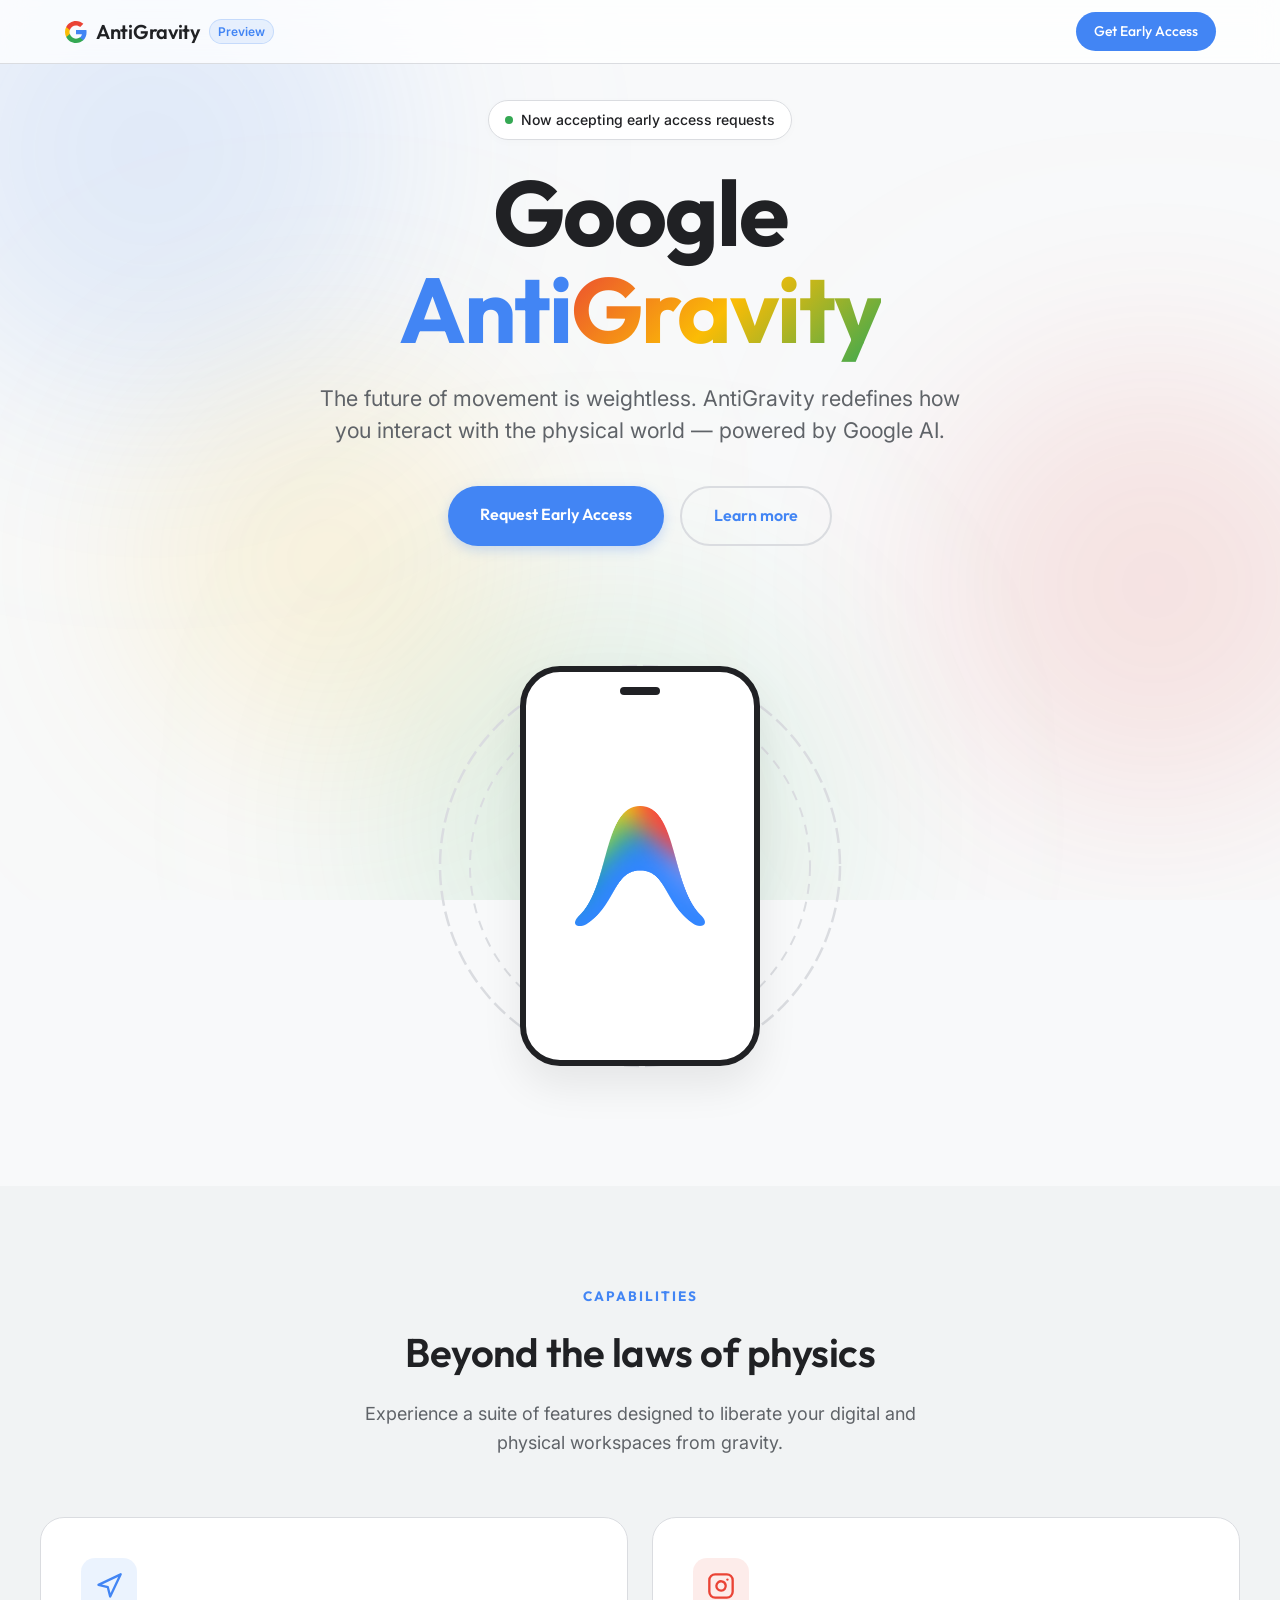
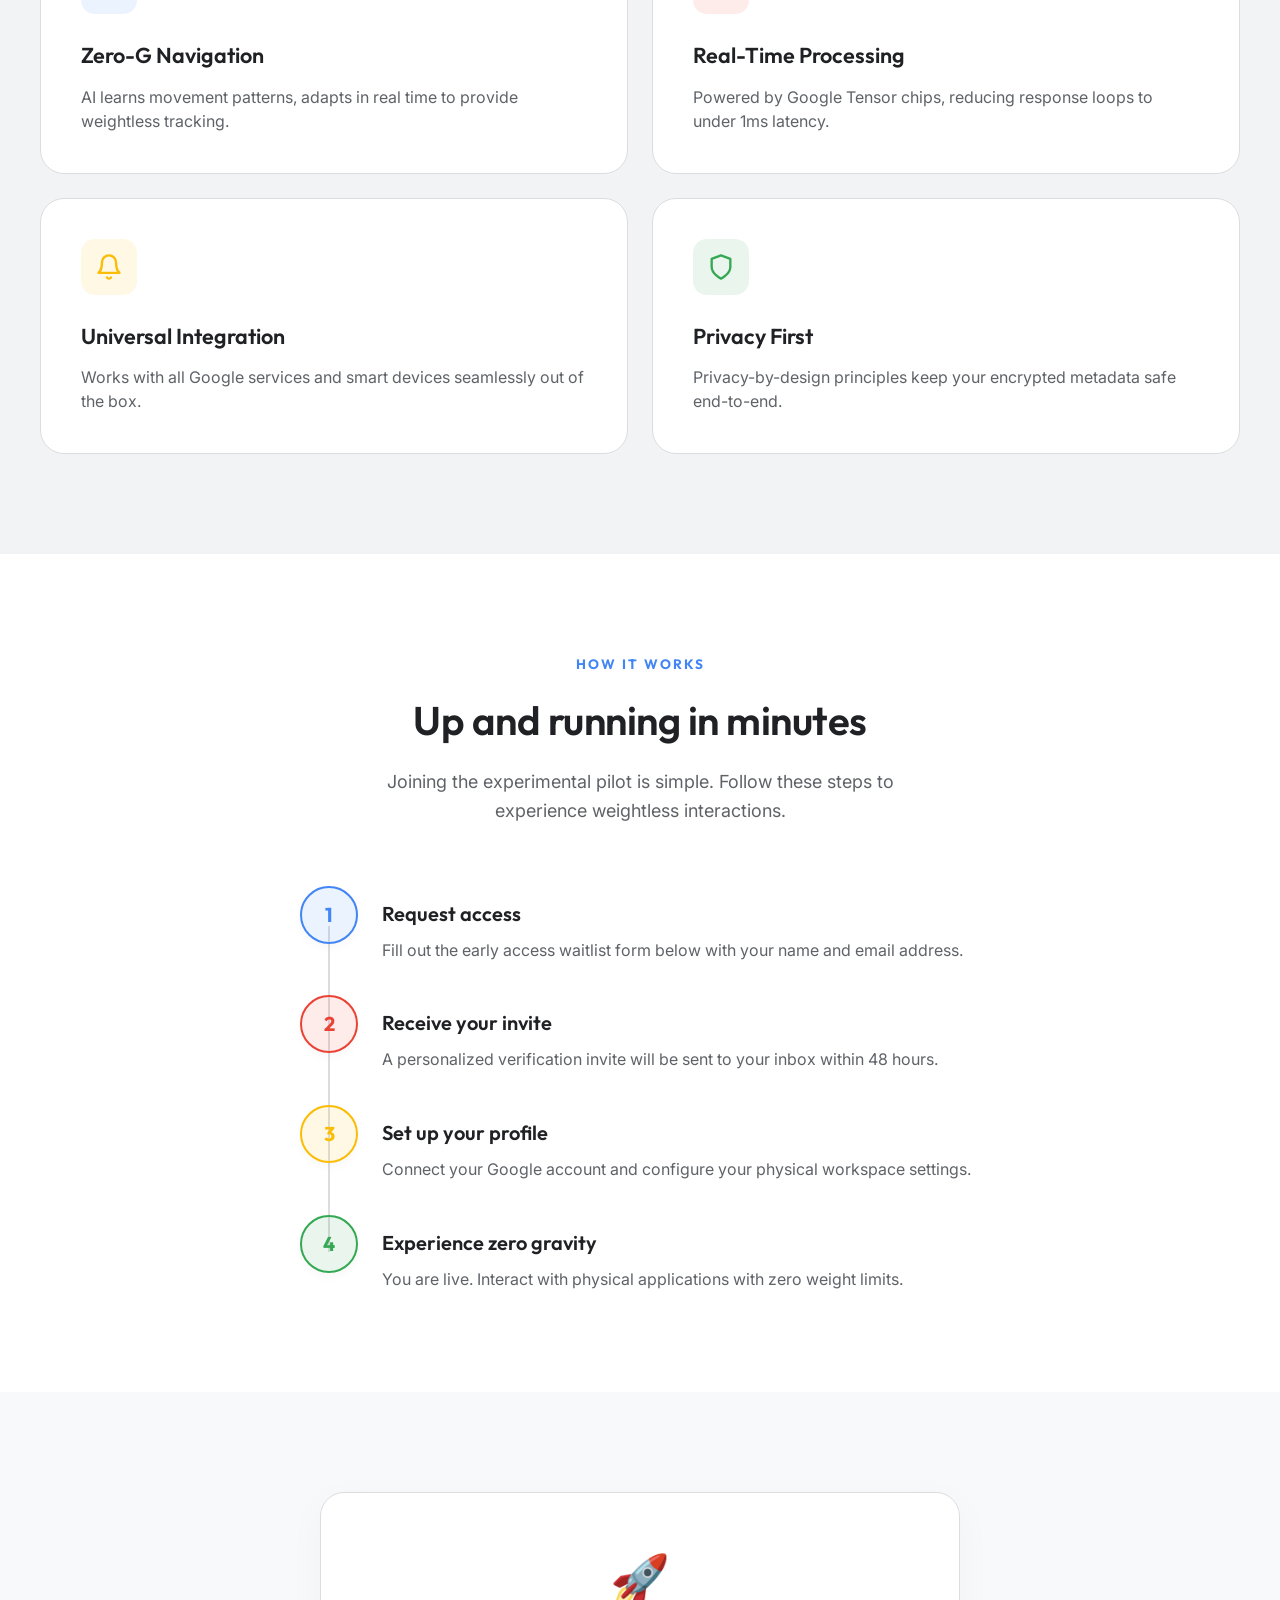
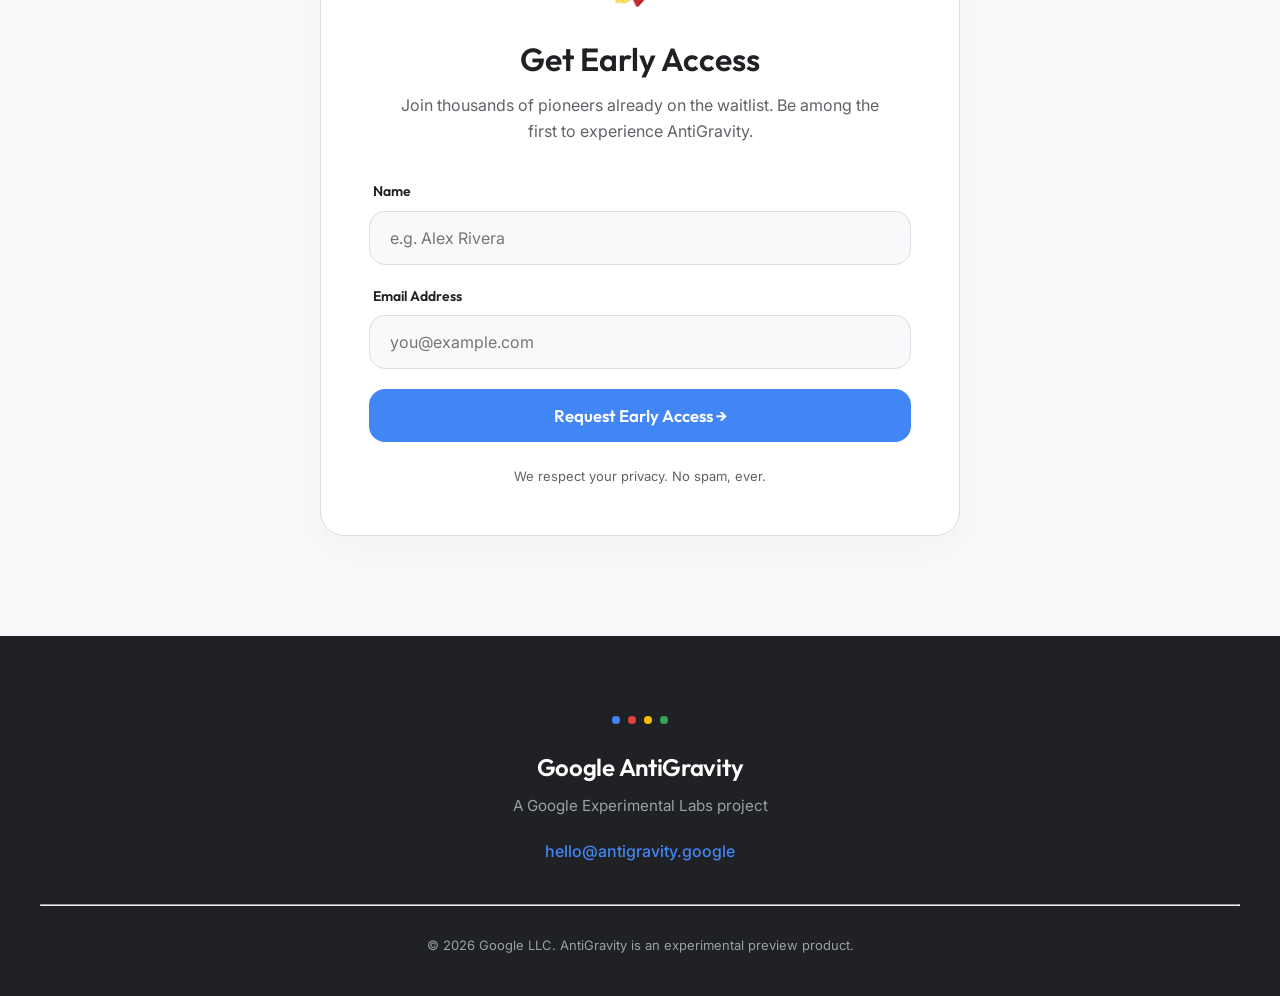
<file: index.html>
<!DOCTYPE html>
<html lang="en">
<head>
  <meta charset="UTF-8">
  <meta name="viewport" content="width=device-width, initial-scale=1.0">
  <title>Google AntiGravity — The future of movement is weightless</title>
  <meta name="description" content="Collect early access requests for Google AntiGravity, a fictional experimental zero-gravity product powered by Google AI.">
  
  <!-- Google Fonts -->
  <link rel="preconnect" href="https://fonts.googleapis.com">
  <link rel="preconnect" href="https://fonts.gstatic.com" crossorigin>
  <link href="https://fonts.googleapis.com/css2?family=Inter:wght@400;500;600&family=Outfit:wght@500;600;700&display=swap" rel="stylesheet">
  
  <!-- CSS Stylesheet -->
  <link rel="stylesheet" href="styles.css">
</head>
<body>

  <!-- Navigation Bar -->
  <nav class="navbar" id="navbar">
    <div class="nav-container">
      <a href="#" class="nav-logo-group" id="nav-logo-link">
        <!-- Colored Google 'G' SVG Logo -->
        <svg viewBox="0 0 24 24" class="nav-logo-svg" aria-hidden="true">
          <path fill="#4285F4" d="M22.56 12.25c0-.78-.07-1.53-.2-2.25H12v4.26h5.92c-.26 1.37-1.04 2.53-2.21 3.31v2.77h3.57c2.08-1.92 3.28-4.74 3.28-8.09z"/>
          <path fill="#34A853" d="M12 23c2.97 0 5.46-.98 7.28-2.66l-3.57-2.77c-.98.66-2.23 1.06-3.71 1.06-2.86 0-5.29-1.93-6.16-4.53H2.18v2.84C3.99 20.53 7.7 23 12 23z"/>
          <path fill="#FBBC05" d="M5.84 14.09c-.22-.66-.35-1.36-.35-2.09s.13-1.43.35-2.09V7.06H2.18C1.43 8.55 1 10.22 1 12s.43 3.45 1.18 4.94l2.85-2.22.81-.63z"/>
          <path fill="#EA4335" d="M12 5.38c1.62 0 3.06.56 4.21 1.64l3.15-3.15C17.45 2.09 14.97 1 12 1 7.7 1 3.99 3.47 2.18 7.06l3.66 2.84c.87-2.6 3.3-4.52 6.16-4.52z"/>
        </svg>
        <span class="nav-title">AntiGravity</span>
        <span class="nav-badge">Preview</span>
      </a>
      <a href="#signup" class="btn-nav" id="nav-cta-btn">Get Early Access</a>
    </div>
  </nav>

  <!-- Hero Section -->
  <header class="hero" id="hero">
    <!-- Animated Orbs -->
    <div class="orb-container">
      <div class="orb orb-blue"></div>
      <div class="orb orb-red"></div>
      <div class="orb orb-yellow"></div>
      <div class="orb orb-green"></div>
    </div>
    
    <!-- Floating Particles Container -->
    <div class="particle-container" id="particles"></div>

    <div class="container hero-content">
      <!-- Live Status Pill -->
      <div class="hero-badge hero-fade-in delay-1" id="live-status-badge">
        <div class="live-dot-wrapper">
          <div class="live-dot"></div>
        </div>
        <span>Now accepting early access requests</span>
      </div>

      <!-- Main Headline -->
      <h1 class="hero-headline hero-fade-in delay-2" id="hero-headline">
        <span class="headline-brand">Google</span>
        <span class="headline-product"><span class="text-blue">Anti</span><span class="text-gradient">Gravity</span></span>
      </h1>

      <!-- Subtitle -->
      <p class="hero-subtitle hero-fade-in delay-3" id="hero-subtitle">
        The future of movement is weightless. AntiGravity redefines how you interact with the physical world — powered by Google AI.
      </p>

      <!-- CTA Buttons -->
      <div class="hero-ctas hero-fade-in delay-4" id="hero-ctas-container">
        <a href="#signup" class="btn-primary" id="hero-primary-cta">Request Early Access</a>
        <a href="#capabilities" class="btn-secondary" id="hero-secondary-cta">Learn more</a>
      </div>

      <!-- Device Mockup & Rotation Orbit Rings -->
      <div class="hero-mockup-wrapper hero-fade-in delay-4" id="hero-mockup-section">
        <!-- SVG Dual Rotating Orbit Rings -->
        <svg class="orbit-svg" viewBox="0 0 440 440" aria-hidden="true">
          <circle class="ring-clockwise" cx="220" cy="220" r="170" stroke="#DADCE0" stroke-width="2" stroke-dasharray="10 8" fill="none" />
          <circle class="ring-counter" cx="220" cy="220" r="200" stroke="#DADCE0" stroke-width="2.5" stroke-dasharray="15 6" fill="none" />
        </svg>

        <!-- Floating Phone Frame -->
        <div class="device-outline" id="device-mockup">
          <div class="device-camera"></div>
          <!-- Floating anti-gravity logo visual -->
          <img src="logo.png" alt="Google AntiGravity Logo" class="floating-visual" id="levitating-element">
        </div>
      </div>
    </div>
  </header>

  <!-- Capabilities (Features) Section -->
  <section class="features-section" id="capabilities">
    <div class="container">
      <p class="section-label" id="capabilities-label">Capabilities</p>
      <h2 class="section-title" id="capabilities-title">Beyond the laws of physics</h2>
      <p class="section-subtitle" id="capabilities-subtitle">
        Experience a suite of features designed to liberate your digital and physical workspaces from gravity.
      </p>

      <!-- 2x2 Grid -->
      <div class="capabilities-grid reveal-stagger" id="capabilities-grid">
        
        <!-- Card 1 -->
        <div class="feature-card" id="card-zerog">
          <div class="feature-icon-wrapper icon-blue">
            <svg viewBox="0 0 24 24" fill="none" stroke="currentColor" stroke-width="2" stroke-linecap="round" stroke-linejoin="round">
              <polygon points="3 11 22 2 13 21 11 13 3 11"></polygon>
            </svg>
          </div>
          <h3 class="feature-title">Zero-G Navigation</h3>
          <p class="feature-desc">AI learns movement patterns, adapts in real time to provide weightless tracking.</p>
        </div>

        <!-- Card 2 -->
        <div class="feature-card" id="card-realtime">
          <div class="feature-icon-wrapper icon-red">
            <svg viewBox="0 0 24 24" fill="none" stroke="currentColor" stroke-width="2" stroke-linecap="round" stroke-linejoin="round">
              <rect x="2" y="2" width="20" height="20" rx="5" ry="5"></rect>
              <path d="M16 11.37A4 4 0 1 1 12.63 8 4 4 0 0 1 16 11.37z"></path>
              <line x1="17.5" y1="6.5" x2="17.51" y2="6.5"></line>
            </svg>
          </div>
          <h3 class="feature-title">Real-Time Processing</h3>
          <p class="feature-desc">Powered by Google Tensor chips, reducing response loops to under 1ms latency.</p>
        </div>

        <!-- Card 3 -->
        <div class="feature-card" id="card-integration">
          <div class="feature-icon-wrapper icon-yellow">
            <svg viewBox="0 0 24 24" fill="none" stroke="currentColor" stroke-width="2" stroke-linecap="round" stroke-linejoin="round">
              <path d="M18 8A6 6 0 0 0 6 8c0 7-3 9-3 9h18s-3-2-3-9"></path>
              <path d="M13.73 21a2 2 0 0 1-3.46 0"></path>
            </svg>
          </div>
          <h3 class="feature-title">Universal Integration</h3>
          <p class="feature-desc">Works with all Google services and smart devices seamlessly out of the box.</p>
        </div>

        <!-- Card 4 -->
        <div class="feature-card" id="card-privacy">
          <div class="feature-icon-wrapper icon-green">
            <svg viewBox="0 0 24 24" fill="none" stroke="currentColor" stroke-width="2" stroke-linecap="round" stroke-linejoin="round">
              <path d="M12 22s8-4 8-10V5l-8-3-8 3v7c0 6 8 10 8 10z"></path>
            </svg>
          </div>
          <h3 class="feature-title">Privacy First</h3>
          <p class="feature-desc">Privacy-by-design principles keep your encrypted metadata safe end-to-end.</p>
        </div>

      </div>
    </div>
  </section>

  <!-- How It Works Section -->
  <section class="how-it-works-section" id="how-it-works">
    <div class="container">
      <p class="section-label" id="how-it-works-label">How it works</p>
      <h2 class="section-title" id="how-it-works-title">Up and running in minutes</h2>
      <p class="section-subtitle" id="how-it-works-subtitle">
        Joining the experimental pilot is simple. Follow these steps to experience weightless interactions.
      </p>

      <div class="steps-list reveal" id="steps-list-container">
        
        <!-- Step 1 -->
        <div class="step-item" id="step-1">
          <div class="step-num-circle step-num-blue">1</div>
          <div class="step-content">
            <h3 class="step-title">Request access</h3>
            <p class="step-desc">Fill out the early access waitlist form below with your name and email address.</p>
          </div>
        </div>

        <!-- Step 2 -->
        <div class="step-item" id="step-2">
          <div class="step-num-circle step-num-red">2</div>
          <div class="step-content">
            <h3 class="step-title">Receive your invite</h3>
            <p class="step-desc">A personalized verification invite will be sent to your inbox within 48 hours.</p>
          </div>
        </div>

        <!-- Step 3 -->
        <div class="step-item" id="step-3">
          <div class="step-num-circle step-num-yellow">3</div>
          <div class="step-content">
            <h3 class="step-title">Set up your profile</h3>
            <p class="step-desc">Connect your Google account and configure your physical workspace settings.</p>
          </div>
        </div>

        <!-- Step 4 -->
        <div class="step-item" id="step-4">
          <div class="step-num-circle step-num-green">4</div>
          <div class="step-content">
            <h3 class="step-title">Experience zero gravity</h3>
            <p class="step-desc">You are live. Interact with physical applications with zero weight limits.</p>
          </div>
        </div>

      </div>
    </div>
  </section>

  <!-- Early Access Sign-Up Form Section -->
  <section class="signup-section" id="signup">
    <div class="container">
      <div class="signup-card reveal" id="signup-card-container">
        
        <!-- Main Form Content -->
        <div id="form-inputs-container">
          <span class="form-rocket" id="form-rocket-emoji">🚀</span>
          <h2 class="signup-title" id="form-card-title">Get Early Access</h2>
          <p class="signup-subtitle" id="form-card-subtitle">
            Join thousands of pioneers already on the waitlist. Be among the first to experience AntiGravity.
          </p>

          <form id="signup-form" novalidate>
            <!-- Name field -->
            <div class="form-group">
              <label for="name" class="form-label">Name</label>
              <input 
                type="text" 
                id="name" 
                class="form-input" 
                placeholder="e.g. Alex Rivera" 
                required
                aria-required="true"
              >
            </div>

            <!-- Email field -->
            <div class="form-group">
              <label for="email" class="form-label">Email Address</label>
              <input 
                type="email" 
                id="email" 
                class="form-input" 
                placeholder="you@example.com" 
                required
                aria-required="true"
              >
            </div>

            <!-- Submit button -->
            <button type="submit" class="btn-submit" id="form-submit-btn">
              Request Early Access &rarr;
            </button>
          </form>

          <!-- Privacy Note -->
          <p class="form-privacy" id="form-privacy-note">
              We respect your privacy. No spam, ever.
          </p>
        </div>

        <!-- Success State Block (Initially Hidden) -->
        <div class="success-container" id="success-state" aria-live="polite">
          <div class="success-icon-wrapper">
            <svg viewBox="0 0 24 24" fill="none" stroke="currentColor" stroke-width="3" stroke-linecap="round" stroke-linejoin="round">
              <polyline points="20 6 9 17 4 12"></polyline>
            </svg>
          </div>
          <h2 class="success-title">You're on the list!</h2>
          <p class="success-desc">
            We'll reach out to <strong id="success-email-placeholder">your email</strong> soon. Get ready! 🚀
          </p>
        </div>

      </div>
    </div>
  </section>

  <!-- Footer -->
  <footer class="footer" id="footer-section">
    <div class="footer-content">
      <!-- 4 colored Google dots -->
      <div class="footer-dots" aria-hidden="true">
        <div class="dot dot-blue"></div>
        <div class="dot dot-red"></div>
        <div class="dot dot-yellow"></div>
        <div class="dot dot-green"></div>
      </div>

      <h2 class="footer-title">Google AntiGravity</h2>
      <p class="footer-tagline">A Google Experimental Labs project</p>
      
      <!-- Contact email -->
      <a href="mailto:hello@antigravity.google" class="footer-email" id="footer-contact-link">
        hello@antigravity.google
      </a>

      <hr class="footer-divider" aria-hidden="true">

      <p class="footer-copyright" id="footer-copyright-text">
        &copy; 2026 Google LLC. AntiGravity is an experimental preview product.
      </p>
    </div>
  </footer>

  <!-- JS Logic -->
  <script src="app.js"></script>
</body>
</html>
</file>
<file: styles.css>
/* Google AntiGravity - Premium Styles */

:root {
  --google-blue: #4285F4;
  --google-blue-rgb: 66, 133, 244;
  --google-red: #EA4335;
  --google-red-rgb: 234, 67, 53;
  --google-yellow: #FBBC05;
  --google-yellow-rgb: 251, 188, 5;
  --google-green: #34A853;
  --google-green-rgb: 52, 168, 83;
  
  --bg-primary: #F8F9FA;
  --bg-secondary: #FFFFFF;
  --text-primary: #202124;
  --text-muted: #5F6368;
  --border-color: #DADCE0;
  
  --font-family-body: 'Inter', sans-serif;
  --font-family-title: 'Outfit', sans-serif;
  
  --transition-smooth: all 0.4s cubic-bezier(0.16, 1, 0.3, 1);
  --border-radius-lg: 24px;
  --border-radius-md: 16px;
  --border-radius-sm: 10px;
  --max-width-content: 1200px;
}

/* Reset and Global Styles */
* {
  box-sizing: border-box;
  margin: 0;
  padding: 0;
}

html {
  scroll-behavior: smooth;
  font-size: 16px;
}

body {
  font-family: var(--font-family-body);
  background-color: var(--bg-primary);
  color: var(--text-primary);
  line-height: 1.6;
  overflow-x: hidden;
  -webkit-font-smoothing: antialiased;
}

a {
  text-decoration: none;
  color: inherit;
}

button, input {
  font-family: inherit;
  border: none;
  outline: none;
}

/* Scroll reveal utility */
.reveal {
  opacity: 0;
  transform: translateY(40px);
  transition: opacity 1s cubic-bezier(0.16, 1, 0.3, 1), transform 1s cubic-bezier(0.16, 1, 0.3, 1);
}

.reveal.visible {
  opacity: 1;
  transform: translateY(0);
}

/* Section Common Layout */
section {
  padding: 100px 24px;
  position: relative;
}

.container {
  max-width: var(--max-width-content);
  margin: 0 auto;
  position: relative;
  z-index: 10;
}

.section-label {
  font-family: var(--font-family-title);
  color: var(--google-blue);
  font-size: 0.85rem;
  font-weight: 700;
  text-transform: uppercase;
  letter-spacing: 2px;
  margin-bottom: 12px;
  text-align: center;
}

.section-title {
  font-family: var(--font-family-title);
  font-size: 2.5rem;
  font-weight: 600;
  text-align: center;
  color: var(--text-primary);
  margin-bottom: 16px;
  letter-spacing: -0.5px;
}

@media (max-width: 768px) {
  .section-title {
    font-size: 2rem;
  }
  section {
    padding: 60px 16px;
  }
}

.section-subtitle {
  text-align: center;
  color: var(--text-muted);
  max-width: 600px;
  margin: 0 auto 60px auto;
  font-size: 1.125rem;
}

/* Navigation Styles */
.navbar {
  position: fixed;
  top: 0;
  left: 0;
  right: 0;
  height: 64px;
  background-color: rgba(255, 255, 255, 0.75);
  backdrop-filter: blur(12px);
  -webkit-backdrop-filter: blur(12px);
  border-bottom: 1px solid var(--border-color);
  z-index: 1000;
  transition: var(--transition-smooth);
}

.nav-container {
  max-width: var(--max-width-content);
  margin: 0 auto;
  height: 100%;
  display: flex;
  justify-content: space-between;
  align-items: center;
  padding: 0 24px;
}

.nav-logo-group {
  display: flex;
  align-items: center;
  gap: 8px;
}

.nav-logo-svg {
  width: 24px;
  height: 24px;
}

.nav-title {
  font-family: var(--font-family-title);
  font-weight: 600;
  font-size: 1.25rem;
  letter-spacing: -0.3px;
  color: var(--text-primary);
}

.nav-badge {
  background-color: rgba(66, 133, 244, 0.1);
  color: var(--google-blue);
  font-size: 0.75rem;
  font-weight: 600;
  padding: 2px 8px;
  border-radius: 20px;
  border: 1px solid rgba(66, 133, 244, 0.2);
}

.btn-nav {
  background-color: var(--google-blue);
  color: #FFFFFF;
  font-family: var(--font-family-title);
  font-weight: 500;
  font-size: 0.875rem;
  padding: 8px 18px;
  border-radius: 20px;
  cursor: pointer;
  transition: var(--transition-smooth);
}

.btn-nav:hover {
  background-color: #3367D6;
  box-shadow: 0 2px 6px rgba(66, 133, 244, 0.3);
}

/* Background elements */
.orb-container {
  position: absolute;
  top: 0;
  left: 0;
  right: 0;
  bottom: 0;
  overflow: hidden;
  z-index: 1;
  pointer-events: none;
}

.orb {
  position: absolute;
  border-radius: 50%;
  filter: blur(100px);
  opacity: 0.12;
  mix-blend-mode: multiply;
  transition: transform 10s ease-in-out;
}

.orb-blue {
  width: 500px;
  height: 500px;
  background-color: var(--google-blue);
  top: -100px;
  left: -100px;
  animation: float-orb-1 30s infinite ease-in-out;
}

.orb-red {
  width: 450px;
  height: 450px;
  background-color: var(--google-red);
  bottom: 10%;
  right: -100px;
  animation: float-orb-2 35s infinite ease-in-out;
}

.orb-yellow {
  width: 400px;
  height: 400px;
  background-color: var(--google-yellow);
  top: 40%;
  left: 10%;
  animation: float-orb-3 40s infinite ease-in-out;
}

.orb-green {
  width: 450px;
  height: 450px;
  background-color: var(--google-green);
  bottom: -150px;
  left: 30%;
  animation: float-orb-4 32s infinite ease-in-out;
}

@keyframes float-orb-1 {
  0%, 100% { transform: translate(0, 0) scale(1); }
  50% { transform: translate(80px, 60px) scale(1.1); }
}
@keyframes float-orb-2 {
  0%, 100% { transform: translate(0, 0) scale(1.1); }
  50% { transform: translate(-80px, -50px) scale(0.9); }
}
@keyframes float-orb-3 {
  0%, 100% { transform: translate(0, 0) scale(0.9); }
  50% { transform: translate(50px, -70px) scale(1.15); }
}
@keyframes float-orb-4 {
  0%, 100% { transform: translate(0, 0) scale(1.05); }
  50% { transform: translate(-60px, 80px) scale(0.95); }
}

/* Particle Container */
.particle-container {
  position: absolute;
  top: 0;
  left: 0;
  width: 100%;
  height: 100%;
  z-index: 2;
  overflow: hidden;
  pointer-events: none;
}

.particle {
  position: absolute;
  border-radius: 50%;
  background-color: rgba(66, 133, 244, 0.15);
  bottom: -20px;
  pointer-events: none;
  animation: rise 12s infinite linear;
}

@keyframes rise {
  0% {
    transform: translateY(0) scale(0) rotate(0deg);
    opacity: 0;
  }
  15% {
    opacity: 0.85;
  }
  90% {
    opacity: 0.85;
  }
  100% {
    transform: translateY(-110vh) scale(1.2) rotate(360deg);
    opacity: 0;
  }
}

/* Hero Section */
.hero {
  min-height: 100vh;
  display: flex;
  align-items: center;
  justify-content: center;
  padding: 100px 24px 80px 24px;
  background-color: var(--bg-primary);
}

.hero-content {
  text-align: center;
  display: flex;
  flex-direction: column;
  align-items: center;
  max-width: 900px;
}

/* Badge Live Status */
.hero-badge {
  background-color: #FFFFFF;
  border: 1px solid var(--border-color);
  padding: 8px 16px;
  border-radius: 30px;
  display: flex;
  align-items: center;
  gap: 8px;
  font-size: 0.875rem;
  font-weight: 500;
  color: var(--text-primary);
  margin-bottom: 24px;
  box-shadow: 0 2px 10px rgba(0, 0, 0, 0.02);
}

.live-dot-wrapper {
  display: flex;
  align-items: center;
  justify-content: center;
}

.live-dot {
  width: 8px;
  height: 8px;
  background-color: var(--google-green);
  border-radius: 50%;
  position: relative;
}

.live-dot::after {
  content: '';
  position: absolute;
  top: -4px;
  left: -4px;
  right: -4px;
  bottom: -4px;
  border-radius: 50%;
  border: 4px solid var(--google-green);
  opacity: 0;
  animation: pulse-ring 2s cubic-bezier(0.215, 0.610, 0.355, 1) infinite;
}

@keyframes pulse-ring {
  0% { transform: scale(0.5); opacity: 0; }
  50% { opacity: 0.5; }
  100% { transform: scale(1.8); opacity: 0; }
}

/* Headline */
.hero-headline {
  font-family: var(--font-family-title);
  font-weight: 700;
  font-size: 5.75rem;
  line-height: 1.05;
  letter-spacing: -2px;
  color: var(--text-primary);
  margin-bottom: 24px;
}

.headline-brand {
  color: var(--text-primary);
  display: block;
}

.headline-product {
  display: block;
}

.text-blue {
  color: var(--google-blue);
}

.text-gradient {
  background: linear-gradient(135deg, var(--google-red) 0%, var(--google-yellow) 50%, var(--google-green) 100%);
  -webkit-background-clip: text;
  -webkit-text-fill-color: transparent;
}

.hero-subtitle {
  font-size: 1.35rem;
  color: var(--text-muted);
  max-width: 650px;
  line-height: 1.5;
  margin-bottom: 40px;
}

/* Hero CTA Buttons */
.hero-ctas {
  display: flex;
  gap: 16px;
  margin-bottom: 60px;
}

.btn-primary {
  background-color: var(--google-blue);
  color: #FFFFFF;
  font-family: var(--font-family-title);
  font-size: 1rem;
  font-weight: 600;
  padding: 16px 32px;
  border-radius: 30px;
  cursor: pointer;
  box-shadow: 0 4px 12px rgba(66, 133, 244, 0.25);
  transition: var(--transition-smooth);
}

.btn-primary:hover {
  background-color: #3367D6;
  transform: translateY(-2px);
  box-shadow: 0 6px 20px rgba(66, 133, 244, 0.35);
}

.btn-secondary {
  background-color: transparent;
  color: var(--google-blue);
  font-family: var(--font-family-title);
  font-size: 1rem;
  font-weight: 600;
  padding: 15px 32px;
  border-radius: 30px;
  border: 2px solid var(--border-color);
  cursor: pointer;
  transition: var(--transition-smooth);
}

.btn-secondary:hover {
  border-color: var(--google-blue);
  background-color: rgba(66, 133, 244, 0.04);
  transform: translateY(-2px);
}

/* Device visual container */
.hero-mockup-wrapper {
  position: relative;
  width: 320px;
  height: 480px;
  display: flex;
  justify-content: center;
  align-items: center;
  margin-top: 20px;
}

.device-outline {
  width: 240px;
  height: 400px;
  border: 6px solid #202124;
  border-radius: 40px;
  background-color: var(--bg-secondary);
  position: relative;
  box-shadow: 0 20px 40px rgba(0, 0, 0, 0.08);
  display: flex;
  justify-content: center;
  align-items: center;
  z-index: 5;
}

.device-camera {
  position: absolute;
  top: 15px;
  width: 40px;
  height: 8px;
  background-color: #202124;
  border-radius: 10px;
}

/* Central floating visual */
.floating-visual {
  font-size: 5rem;
  display: flex;
  justify-content: center;
  align-items: center;
  animation: bob 4s ease-in-out infinite;
  z-index: 6;
  width: 130px;
  height: 130px;
  object-fit: contain;
}

@keyframes bob {
  0%, 100% {
    transform: translateY(0) scale(1);
    filter: drop-shadow(0 15px 10px rgba(0,0,0,0.06));
  }
  50% {
    transform: translateY(-20px) scale(1.05);
    filter: drop-shadow(0 35px 15px rgba(0,0,0,0.12));
  }
}

/* SVG Orbit Rings */
.orbit-svg {
  position: absolute;
  width: 440px;
  height: 440px;
  pointer-events: none;
  z-index: 3;
}

.ring-clockwise {
  animation: spin-clockwise 25s linear infinite;
  transform-origin: center;
}

.ring-counter {
  animation: spin-counter 30s linear infinite;
  transform-origin: center;
}

@keyframes spin-clockwise {
  from { transform: rotate(0deg); }
  to { transform: rotate(360deg); }
}

@keyframes spin-counter {
  from { transform: rotate(0deg); }
  to { transform: rotate(360deg); }
}

/* Hero animations on load */
.hero-fade-in {
  opacity: 0;
  transform: translateY(24px);
  animation: hero-fade 1.2s cubic-bezier(0.16, 1, 0.3, 1) forwards;
}

.delay-1 { animation-delay: 0.1s; }
.delay-2 { animation-delay: 0.25s; }
.delay-3 { animation-delay: 0.4s; }
.delay-4 { animation-delay: 0.6s; }

@keyframes hero-fade {
  to {
    opacity: 1;
    transform: translateY(0);
  }
}

/* Responsive Font Sizes */
@media (max-width: 992px) {
  .hero-headline {
    font-size: 4.5rem;
  }
}

@media (max-width: 768px) {
  .hero-headline {
    font-size: 3rem;
    letter-spacing: -1px;
  }
  .hero-subtitle {
    font-size: 1.1rem;
  }
  .hero-ctas {
    flex-direction: column;
    width: 100%;
    max-width: 320px;
    gap: 12px;
  }
  .btn-primary, .btn-secondary {
    width: 100%;
    text-align: center;
  }
  .hero-mockup-wrapper {
    width: 280px;
    height: 380px;
  }
  .device-outline {
    width: 190px;
    height: 310px;
    border-width: 5px;
    border-radius: 30px;
  }
  .orbit-svg {
    width: 340px;
    height: 340px;
  }
  .floating-visual {
    font-size: 4rem;
    width: 100px;
    height: 100px;
  }
}

/* Capabilities Section */
.features-section {
  background-color: #F1F3F4;
}

.capabilities-grid {
  display: grid;
  grid-template-columns: repeat(2, 1fr);
  gap: 24px;
}

.feature-card {
  background-color: var(--bg-secondary);
  border: 1px solid var(--border-color);
  border-radius: var(--border-radius-lg);
  padding: 40px;
  transition: var(--transition-smooth);
  display: flex;
  flex-direction: column;
  align-items: flex-start;
  text-align: left;
}

.feature-card:hover {
  transform: translateY(-8px);
  box-shadow: 0 12px 30px rgba(0, 0, 0, 0.06);
  border-color: rgba(66, 133, 244, 0.3);
}

.feature-icon-wrapper {
  width: 56px;
  height: 56px;
  border-radius: 14px;
  display: flex;
  align-items: center;
  justify-content: center;
  margin-bottom: 24px;
}

.feature-icon-wrapper svg {
  width: 28px;
  height: 28px;
}

.icon-blue {
  background-color: rgba(66, 133, 244, 0.1);
  color: var(--google-blue);
}

.icon-red {
  background-color: rgba(234, 67, 53, 0.1);
  color: var(--google-red);
}

.icon-yellow {
  background-color: rgba(251, 188, 5, 0.1);
  color: var(--google-yellow);
}

.icon-green {
  background-color: rgba(52, 168, 83, 0.1);
  color: var(--google-green);
}

.feature-title {
  font-family: var(--font-family-title);
  font-size: 1.35rem;
  font-weight: 600;
  margin-bottom: 12px;
  color: var(--text-primary);
}

.feature-desc {
  color: var(--text-muted);
  font-size: 1rem;
  line-height: 1.5;
}

/* Stagger reveals */
.reveal-stagger > * {
  opacity: 0;
  transform: translateY(30px);
  transition: opacity 0.8s cubic-bezier(0.16, 1, 0.3, 1), transform 0.8s cubic-bezier(0.16, 1, 0.3, 1);
}

.reveal-stagger.visible > *:nth-child(1) { transition-delay: 0.1s; }
.reveal-stagger.visible > *:nth-child(2) { transition-delay: 0.25s; }
.reveal-stagger.visible > *:nth-child(3) { transition-delay: 0.4s; }
.reveal-stagger.visible > *:nth-child(4) { transition-delay: 0.55s; }

.reveal-stagger.visible > * {
  opacity: 1;
  transform: translateY(0);
}

@media (max-width: 768px) {
  .capabilities-grid {
    grid-template-columns: 1fr;
    gap: 16px;
  }
  .feature-card {
    padding: 30px;
  }
}

/* How It Works Section */
.how-it-works-section {
  background-color: var(--bg-secondary);
}

.steps-list {
  max-width: 680px;
  margin: 0 auto;
  display: flex;
  flex-direction: column;
  gap: 32px;
  position: relative;
}

.steps-list::before {
  content: '';
  position: absolute;
  left: 28px;
  top: 40px;
  bottom: 40px;
  width: 2px;
  background-color: var(--border-color);
  z-index: 1;
}

.step-item {
  display: flex;
  gap: 24px;
  align-items: flex-start;
  position: relative;
  z-index: 2;
}

.step-num-circle {
  width: 58px;
  height: 58px;
  border-radius: 50%;
  display: flex;
  align-items: center;
  justify-content: center;
  font-family: var(--font-family-title);
  font-size: 1.25rem;
  font-weight: 700;
  flex-shrink: 0;
  box-shadow: 0 4px 10px rgba(0, 0, 0, 0.03);
}

.step-num-blue {
  background-color: rgba(66, 133, 244, 0.1);
  color: var(--google-blue);
  border: 2px solid var(--google-blue);
}

.step-num-red {
  background-color: rgba(234, 67, 53, 0.1);
  color: var(--google-red);
  border: 2px solid var(--google-red);
}

.step-num-yellow {
  background-color: rgba(251, 188, 5, 0.1);
  color: var(--google-yellow);
  border: 2px solid var(--google-yellow);
}

.step-num-green {
  background-color: rgba(52, 168, 83, 0.1);
  color: var(--google-green);
  border: 2px solid var(--google-green);
}

.step-content {
  padding-top: 12px;
}

.step-title {
  font-family: var(--font-family-title);
  font-size: 1.25rem;
  font-weight: 600;
  margin-bottom: 8px;
  color: var(--text-primary);
}

.step-desc {
  color: var(--text-muted);
  font-size: 1rem;
}

@media (max-width: 576px) {
  .steps-list::before {
    left: 20px;
  }
  .step-num-circle {
    width: 42px;
    height: 42px;
    font-size: 1rem;
  }
  .step-item {
    gap: 16px;
  }
  .step-content {
    padding-top: 8px;
  }
  .step-title {
    font-size: 1.125rem;
  }
}

/* Sign-up Form Section */
.signup-section {
  background-color: var(--bg-primary);
}

.signup-card {
  background-color: var(--bg-secondary);
  border: 1px solid var(--border-color);
  border-radius: var(--border-radius-lg);
  padding: 48px;
  max-width: 640px;
  margin: 0 auto;
  box-shadow: 0 10px 40px rgba(0, 0, 0, 0.03);
  text-align: center;
  position: relative;
  overflow: hidden;
}

.form-rocket {
  font-size: 3rem;
  margin-bottom: 16px;
  display: inline-block;
  animation: mini-bob 2.5s ease-in-out infinite;
}

@keyframes mini-bob {
  0%, 100% { transform: translateY(0); }
  50% { transform: translateY(-8px); }
}

.signup-title {
  font-family: var(--font-family-title);
  font-size: 2rem;
  font-weight: 600;
  margin-bottom: 8px;
  color: var(--text-primary);
}

.signup-subtitle {
  color: var(--text-muted);
  font-size: 1rem;
  margin-bottom: 36px;
  max-width: 480px;
  margin-left: auto;
  margin-right: auto;
}

.form-group {
  margin-bottom: 20px;
  text-align: left;
  position: relative;
}

.form-label {
  display: block;
  font-family: var(--font-family-title);
  font-size: 0.875rem;
  font-weight: 600;
  color: var(--text-primary);
  margin-bottom: 8px;
  padding-left: 4px;
}

.form-input {
  width: 100%;
  background-color: var(--bg-primary);
  border: 1px solid var(--border-color);
  border-radius: var(--border-radius-md);
  padding: 16px 20px;
  font-size: 1rem;
  color: var(--text-primary);
  transition: var(--transition-smooth);
}

.form-input:focus {
  border-color: var(--google-blue);
  background-color: #FFFFFF;
  box-shadow: 0 0 0 3px rgba(66, 133, 244, 0.15);
}

.btn-submit {
  width: 100%;
  background-color: var(--google-blue);
  color: #FFFFFF;
  font-family: var(--font-family-title);
  font-size: 1.05rem;
  font-weight: 600;
  padding: 16px;
  border-radius: var(--border-radius-md);
  cursor: pointer;
  transition: var(--transition-smooth);
  display: flex;
  align-items: center;
  justify-content: center;
  gap: 8px;
  margin-top: 12px;
}

.btn-submit:hover {
  background-color: #3367D6;
  box-shadow: 0 4px 12px rgba(66, 133, 244, 0.25);
}

.form-privacy {
  display: flex;
  align-items: center;
  justify-content: center;
  gap: 6px;
  margin-top: 24px;
  color: var(--text-muted);
  font-size: 0.8125rem;
}

/* Shake Animation for Invalid Fields */
@keyframes shake {
  0%, 100% { transform: translateX(0); }
  20%, 60% { transform: translateX(-6px); }
  40%, 80% { transform: translateX(6px); }
}

.input-error {
  border-color: var(--google-red) !important;
  background-color: rgba(234, 67, 53, 0.02);
  box-shadow: 0 0 0 3px rgba(234, 67, 53, 0.15) !important;
  animation: shake 0.4s ease-in-out;
}

/* Form Success State Card */
.success-container {
  display: none;
  animation: scale-up 0.5s cubic-bezier(0.175, 0.885, 0.32, 1.275) forwards;
  padding: 12px 0;
}

.success-icon-wrapper {
  width: 72px;
  height: 72px;
  border-radius: 50%;
  background-color: rgba(52, 168, 83, 0.1);
  color: var(--google-green);
  display: flex;
  align-items: center;
  justify-content: center;
  margin: 0 auto 24px auto;
}

.success-icon-wrapper svg {
  width: 36px;
  height: 36px;
}

.success-title {
  font-family: var(--font-family-title);
  font-size: 2rem;
  font-weight: 600;
  color: var(--text-primary);
  margin-bottom: 12px;
}

.success-desc {
  color: var(--text-muted);
  font-size: 1.1rem;
  line-height: 1.6;
  max-width: 440px;
  margin: 0 auto;
}

@keyframes scale-up {
  from {
    opacity: 0;
    transform: scale(0.9);
  }
  to {
    opacity: 1;
    transform: scale(1);
  }
}

@media (max-width: 576px) {
  .signup-card {
    padding: 32px 20px;
  }
  .signup-title {
    font-size: 1.65rem;
  }
  .form-input {
    padding: 14px 16px;
  }
}

/* Footer Section */
.footer {
  background-color: #202124;
  color: #FFFFFF;
  padding: 80px 24px 40px 24px;
}

.footer-content {
  max-width: var(--max-width-content);
  margin: 0 auto;
  display: flex;
  flex-direction: column;
  align-items: center;
  text-align: center;
}

.footer-dots {
  display: flex;
  gap: 8px;
  margin-bottom: 24px;
}

.dot {
  width: 8px;
  height: 8px;
  border-radius: 50%;
}

.dot-blue { background-color: var(--google-blue); }
.dot-red { background-color: var(--google-red); }
.dot-yellow { background-color: var(--google-yellow); }
.dot-green { background-color: var(--google-green); }

.footer-title {
  font-family: var(--font-family-title);
  font-size: 1.5rem;
  font-weight: 600;
  margin-bottom: 8px;
  letter-spacing: -0.3px;
}

.footer-tagline {
  color: #9AA0A6;
  font-size: 0.95rem;
  margin-bottom: 20px;
}

.footer-email {
  color: var(--google-blue);
  font-weight: 500;
  font-size: 1rem;
  margin-bottom: 40px;
  transition: var(--transition-smooth);
}

.footer-email:hover {
  color: #8AB4F8;
}

.footer-divider {
  width: 100%;
  height: 1px;
  background-color: #3C4043;
  margin-bottom: 30px;
}

.footer-copyright {
  color: #9AA0A6;
  font-size: 0.8125rem;
  max-width: 600px;
  line-height: 1.5;
}
</file>
